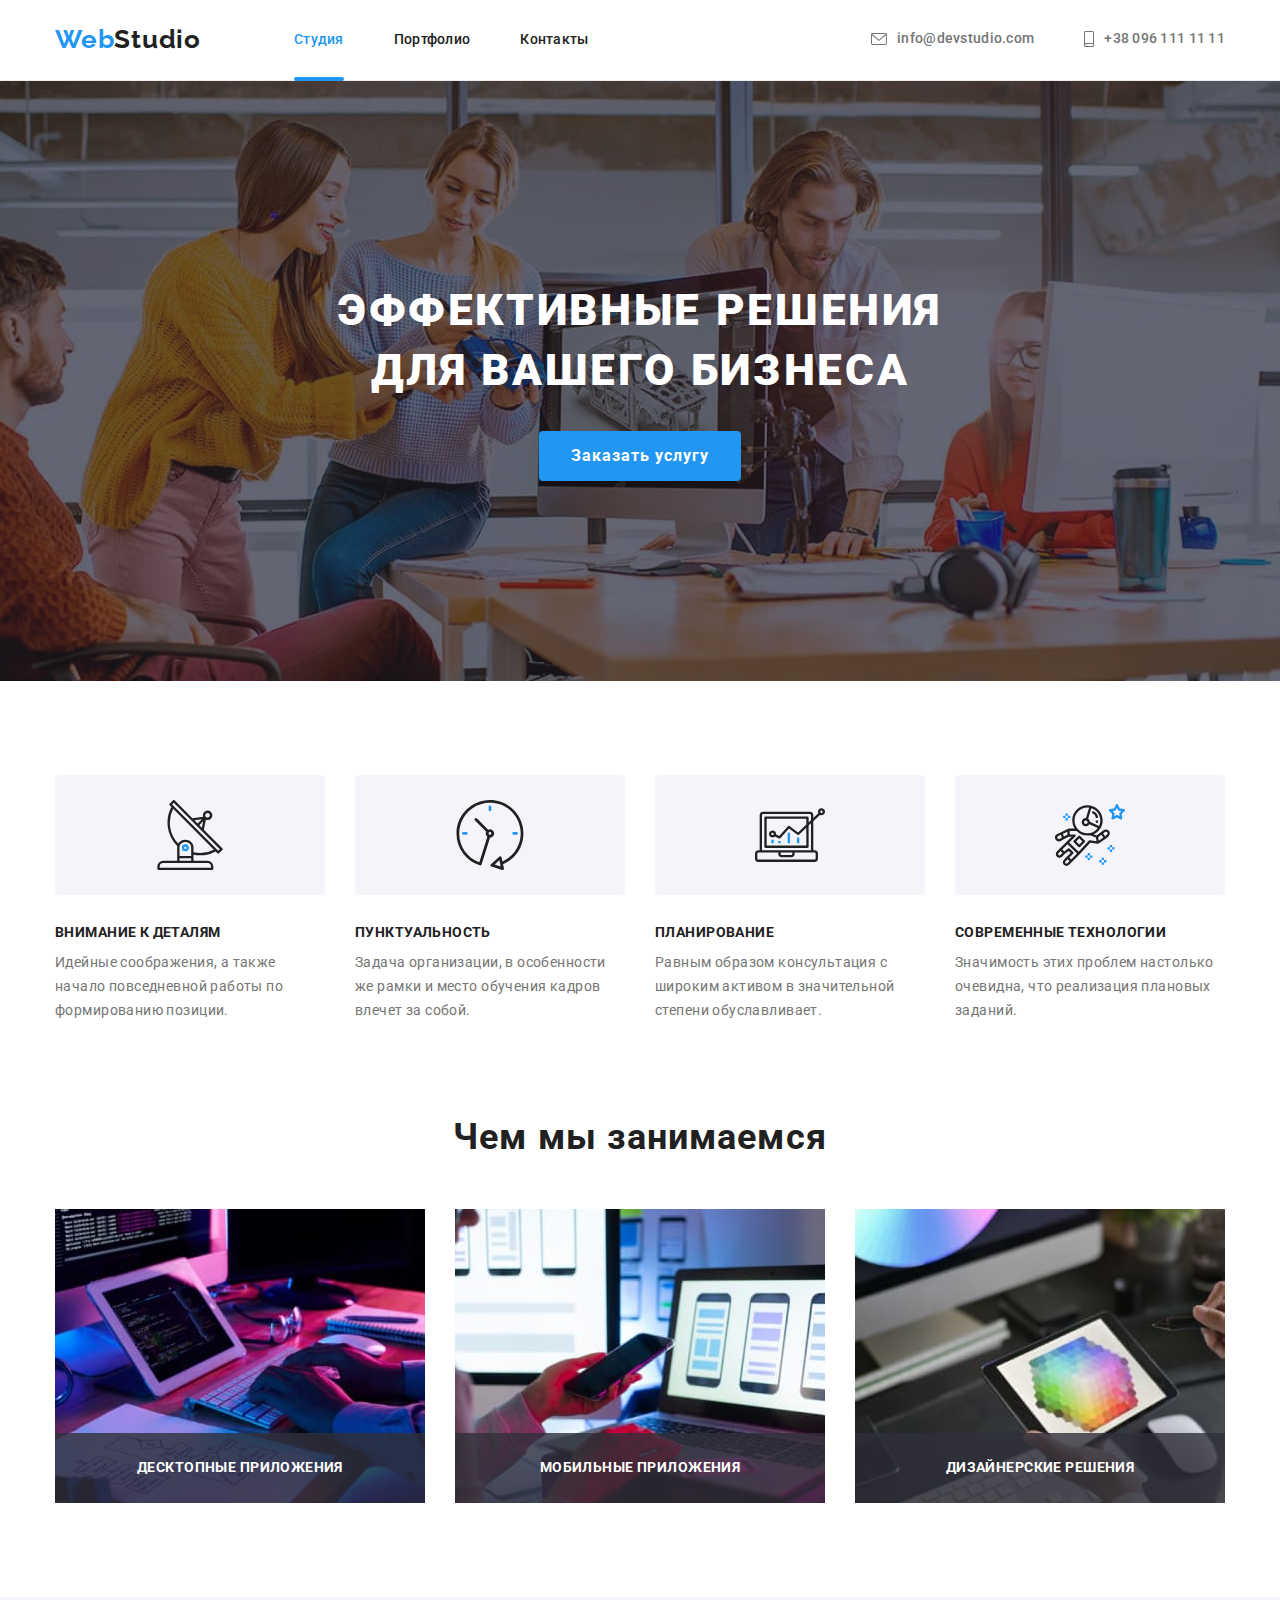
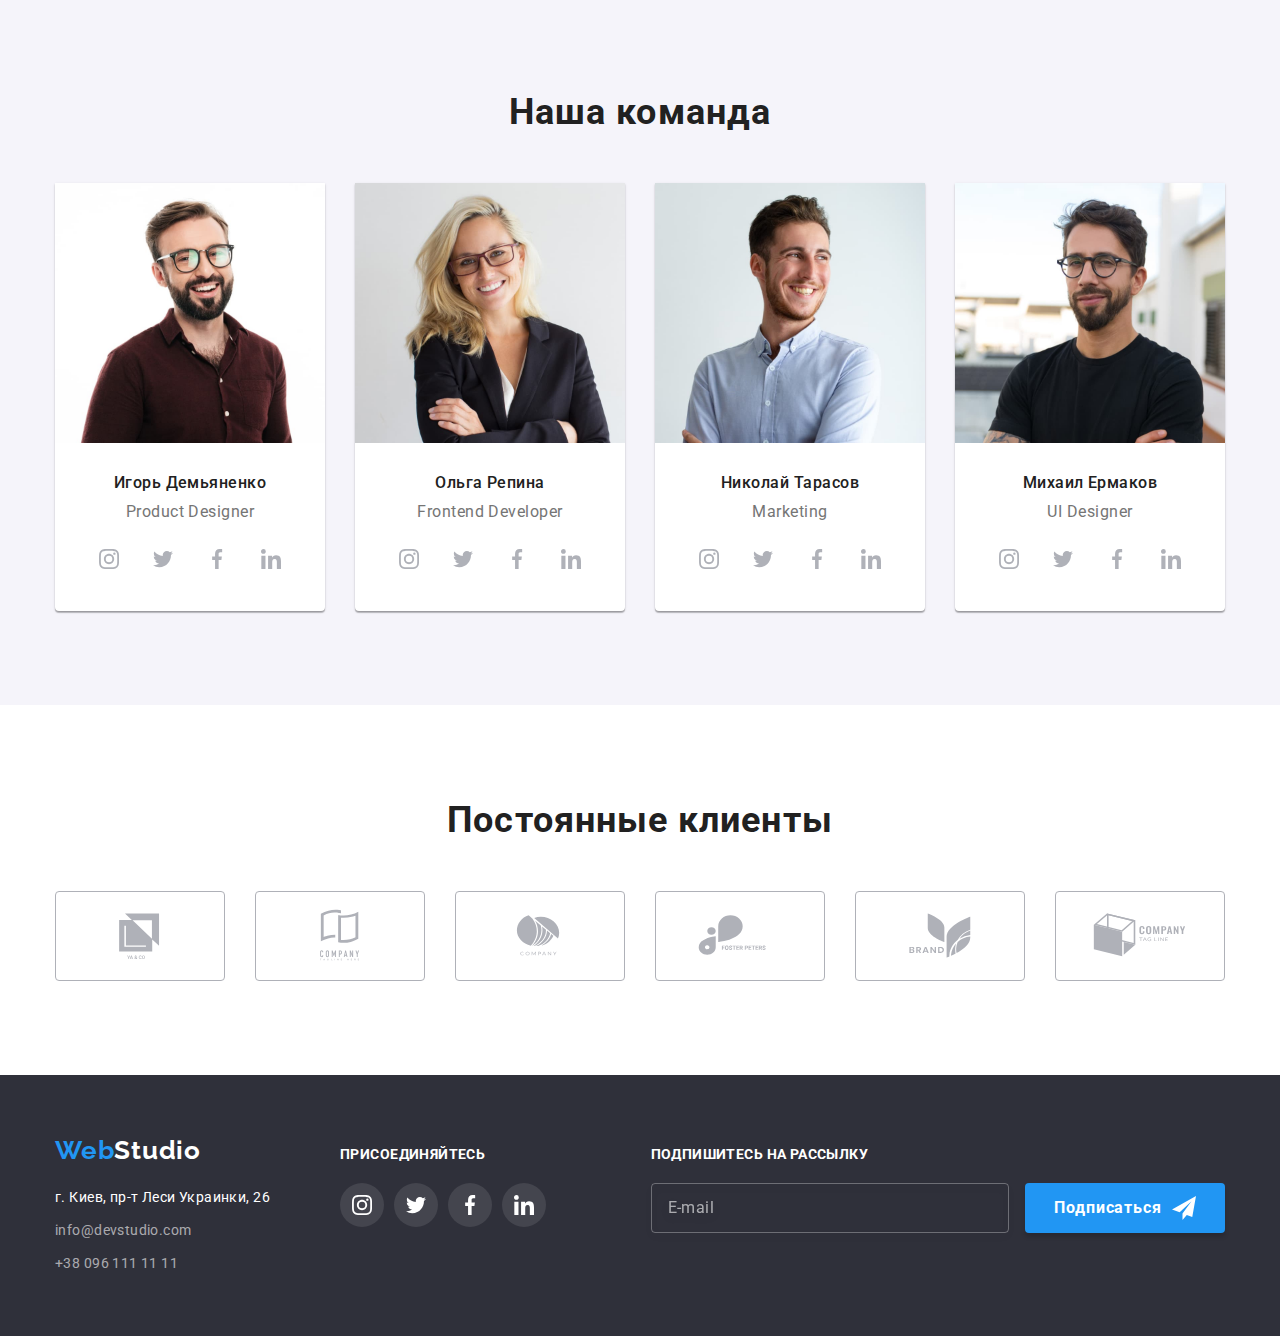
<file: index.html>
<!DOCTYPE html>
<html lang="ru">

<head>
    <meta charset="UTF-8">
    <meta http-equiv="X-UA-Compatible" content="IE=edge">
    <meta name="viewport" content="width=device-width, initial-scale=1.0">
    <title>Студия</title>
    <link
        href="https://fonts.googleapis.com/css2?family=Raleway:wght@700&family=Roboto:wght@400;500;700;900&display=swap"
        rel="stylesheet">
    <link rel="stylesheet"
        href="https://cdnjs.cloudflare.com/ajax/libs/modern-normalize/1.1.0/modern-normalize.min.css">
    <link rel="stylesheet" href="./css/main.min.css">

</head>

<body>

    <!-- Шапка сайта -->

    <header class="header">
        <div class="nav container">
            <a href="./index.html" class="logo logo__header link">Web<span class="logo__header--dark">Studio</span></a>
            <nav>
                <ul class="nav__list list">
                    <li class="nav__item"><a href="./index.html" class="nav__link link nav__link--current">Студия</a></li>
                    <li class="nav__item"><a href="./portfolio.html" class="nav__link link">Портфолио</a></li>
                    <li class="nav__item"><a href="" class="nav__link link">Контакты</a></li>
                </ul>
            </nav>

            <ul class="contacts contacts__header list">
                <li class="contacts__item">
                    <a href="mailto:info@devstudio.com" class="contacts__link mail link email__header">
                        <svg class="contacts__icon" width="16" height="12">
                            <use href="./images/icons.svg#mail"></use>
                        </svg>
                        info@devstudio.com
                    </a>
                </li>
                <li class="contacts__item">
                    <a href="tel:+380961111111" class="contacts__link phone link phone__header">
                        <svg class="contacts__icon" width="10" height="16">
                            <use href="./images/icons.svg#smartphone"></use>
                        </svg>
                         +38 096 111 11 11
                    </a>
                </li>
            </ul>
        </div>
        </div>

    </header>


    <main>
        <section class="hero">
            <div class="container">
                <h1 class="hero__title">Эффективные решения для вашего бизнеса </h1>
                <button type="button" class="hero__button button"  data-modal-open>Заказать услугу</button>
            </div>
        </section>


        <!-- Преимущества -->

        <section class="advantages">
            <div class="container">
                <ul class="advantages__list list">
                    <li class="advantages__item">
                        <div class="advantages__wrapper">
                            <svg class="advantages__icon" width="70" height="70">
                                <use href="./images/icons.svg#antenna"> </use>
                            </svg>
                        </div>
                        <h3 class="advantages__title">Внимание к деталям</h3>
                        <p class="advantages__descr">Идейные соображения, а также начало повседневной работы по
                            формированию позиции.</p>
                    </li>

                    <li class="advantages__item">
                        <div class="advantages__wrapper">
                            <svg class="advantages__icon" width="70" height="70">
                                <use href="./images/icons.svg#clock"> </use>
                            </svg>
                        </div>
                        <h3 class="advantages__title">Пунктуальность</h3>
                        <p class="advantages__descr">Задача организации, в особенности же рамки и место обучения кадров
                            влечет за собой.</p>
                    </li>

                    <li class="advantages__item">
                        <div class="advantages__wrapper">
                            <svg class="advantages__icon" width="70" height="70">
                                <use href="./images/icons.svg#diagram"> </use>
                            </svg>
                        </div>
                        <h3 class="advantages__title">Планирование</h3>
                        <p class="advantages__descr">Равным образом консультация с широким активом в значительной степени
                            обуславливает.</p>
                    </li>

                    <li class="advantages__item">
                        <div class="advantages__wrapper">
                            <svg class="advantages__icon" width="70" height="70">
                                <use href="./images/icons.svg#astronaut"> </use>
                            </svg>
                        </div>
                        <h3 class="advantages__title">Современные технологии</h3>
                        <p class="advantages__descr">Значимость этих проблем настолько очевидна, что реализация плановых
                            заданий.</p>
                    </li>
                </ul>
            </div>
        </section>

        <!-- Активити -->

        <section class="activity">
            <div class="container">
                <h2 class="activity__title title">Чем мы занимаемся</h2>

                <ul class="activity__list list">
                    <li class="activity__item">
                        <img class="activity__img" src="./images/img1.jpg" alt="набор текста на клавиатуре" width="370" height="294">
                        <div class="activity__wrap">
                             <p class="activity__descr">Десктопные приложения</p>
                        </div>
                    </li>

                    <li class="activity__item">
                        <img class="activity__img" src="./images/img2.jpg" alt="процесс создания мобильного приложения" width="370"
                            height="294">
                        <div class="activity__wrap">
                            <p class="activity__descr">Мобильные приложения</p>
                        </div>
                    </li>

                    <li class="activity__item">
                        <img class="activity__img" src="./images/img3.jpg" alt="графика. выбор цвета" width="370" height="294">
                        <div class="activity__wrap">
                            <p class="activity__descr">Дизайнерские решения</p>
                        </div>
                    </li>
                </ul>
            </div>
        </section>

        <!-- Команда -->


        <section class="team">
            <div class="container">
                <h2 class="team__title title">Наша команда</h2>

                <ul class="team__list card-set list"">
                    <li class="team__item">
                        <img class="team__avatar" src="./images/img4.jpg" alt="Сотрудник WebStudio Игорь Демьяненко" width="270"
                            height="260">
                        <div class="team__wrapper">
                            <h3 class="team__subtitle">Игорь Демьяненко</h3>
                            <p class="team__position">Product Designer</p>
                            <div class="social-media">
                                <ul class="social-media__list list">
                                    <li class="social-media__item">
                                        <a href="https://www.instagram.com/" class="social-media__link link" aria-label="instagram">
                                            <svg class="social-media__icon icon" width="20" height="20">
                                                <use href="./images/icons.svg#instagram"></use>
                                            </svg>
                                        </a>
                                    </li>
                                    <li class="social-media__item">
                                        <a href="https://twitter.com/" class="social-media__link link">
                                            <svg class="social-media__icon icon" width="20" height="20">
                                                <use href="./images/icons.svg#twitter"></use>
                                            </svg>
                                        </a>
                                    </li>
                                    <li class="social-media__item">
                                        <a href="https://www.facebook.com/" class="social-media__link link" aria-label="facebook">
                                            <svg class="social-media__icon icon" width="20" height="20">
                                                <use href="./images/icons.svg#facebook"></use>
                                            </svg>
                                        </a>
                                    </li>
                                    <li class="social-media__item">
                                        <a href="https://www.linkedin.com/" class="social-media__link link" aria-label="linkedin">
                                            <svg class="social-media__icon icon" width="20" height="20">
                                                <use href="./images/icons.svg#linkedin"></use>
                                            </svg>
                                        </a>
                                    </li>
                                </ul>
                            </div>
                        </div>
                    </li>

                    <li class="team__item">
                        <img class="team__avatar" src="./images/img5.jpg" alt="Сотрудник WebStudio ОЛьга Репина" width="270" height="260">
                        <div class="team__wrapper">
                            <h3 class="team__subtitle">Ольга Репина</h3>
                            <p class="team__position">Frontend Developer</p>
                            <div class="social-media">
                                <ul class="social-media__list list">
                                    <li class="social-media__item">
                                        <a href="https://www.instagram.com/" class="social-media__link link" aria-label="instagram">
                                            <svg class="social-media__icon icon" width="20" height="20">
                                                <use href="./images/icons.svg#instagram"></use>
                                            </svg>
                                        </a>
                                    </li>
                                    <li class="social-media__item">
                                        <a href="https://twitter.com/" class="social-media__link link">
                                            <svg class="social-media__icon icon" width="20" height="20">
                                                <use href="./images/icons.svg#twitter"></use>
                                            </svg>
                                        </a>
                                    </li>
                                    <li class="social-media__item">
                                        <a href="https://www.facebook.com/" class="social-media__link link" aria-label="facebook">
                                            <svg class="social-media__icon icon" width="20" height="20">
                                                <use href="./images/icons.svg#facebook"></use>
                                            </svg>
                                        </a>
                                    </li>
                                    <li class="social-media__item">
                                        <a href="https://www.linkedin.com/" class="social-media__link link" aria-label="linkedin">
                                            <svg class="social-media__icon icon" width="20" height="20">
                                                <use href="./images/icons.svg#linkedin"></use>
                                            </svg>
                                        </a>
                                    </li>
                                </ul>
                            </div>
                        </div>
                    </li>

                    <li class="team__item">
                        <img class="team__avatar" src="./images/img6.jpg" alt="Сотрудник WebStudio Николай Тарасов" width="270" height="260">
                        <div class="team__wrapper">
                            <h3 class="team__subtitle">Николай Тарасов</h3>
                            <p class="team__position">Marketing</p>
                            <div class="social-media">
                                <ul class="social-media__list list">
                                    <li class="social-media__item">
                                        <a href="https://www.instagram.com/" class="social-media__link link" aria-label="instagram">
                                            <svg class="social-media__icon icon" width="20" height="20">
                                                <use href="./images/icons.svg#instagram"></use>
                                            </svg>
                                        </a>
                                    </li>
                                    <li class="social-media__item">
                                        <a href="https://twitter.com/" class="social-media__link link">
                                            <svg class="social-media__icon icon" width="20" height="20">
                                                <use href="./images/icons.svg#twitter"></use>
                                            </svg>
                                        </a>
                                    </li>
                                    <li class="social-media__item">
                                        <a href="https://www.facebook.com/" class="social-media__link link" aria-label="facebook">
                                            <svg class="social-media__icon icon" width="20" height="20">
                                                <use href="./images/icons.svg#facebook"></use>
                                            </svg>
                                        </a>
                                    </li>
                                    <li class="social-media__item">
                                        <a href="https://www.linkedin.com/" class="social-media__link link" aria-label="linkedin">
                                            <svg class="social-media__icon icon" width="20" height="20">
                                                <use href="./images/icons.svg#linkedin"></use>
                                            </svg>
                                        </a>
                                    </li>
                                </ul>
                            </div>
                        </div>
                    </li>

                    <li class="team__item">
                        <img class="team__avatar" src="./images/img7.jpg" alt="Сотрудник WebStudio Михаил Ермаков" width="270" height="260">
                        <div class="team__wrapper">
                            <h3 class="team__subtitle">Михаил Ермаков</h3>
                            <p class="team__position">UI Designer</p>
                            <div class="social-media">
                                <ul class="social-media__list list">
                                    <li class="social-media__item">
                                        <a href="https://www.instagram.com/" class="social-media__link link" aria-label="instagram">
                                            <svg class="social-media__icon icon" width="20" height="20">
                                                <use href="./images/icons.svg#instagram"></use>
                                            </svg>
                                        </a>
                                    </li>
                                    <li class="social-media__item">
                                        <a href="https://twitter.com/" class="social-media__link link">
                                            <svg class="social-media__icon icon" width="20" height="20">
                                                <use href="./images/icons.svg#twitter"></use>
                                            </svg>
                                        </a>
                                    </li>
                                    <li class="social-media__item">
                                        <a href="https://www.facebook.com/" class="social-media__link link" aria-label="facebook">
                                            <svg class="social-media__icon icon" width="20" height="20">
                                                <use href="./images/icons.svg#facebook"></use>
                                            </svg>
                                        </a>
                                    </li>
                                    <li class="social-media__item">
                                        <a href="https://www.linkedin.com/" class="social-media__link link" aria-label="linkedin">
                                            <svg class="social-media__icon icon" width="20" height="20">
                                                <use href="./images/icons.svg#linkedin"></use>
                                            </svg>
                                        </a>
                                    </li>
                                </ul>
                            </div>
                        </div>
                    </li>
                </ul>
            </div>
        </section>


        <section class="clients">
            <div class="container">
                <h2 class="clients__title title">Постоянные клиенты</h2>
                <ul class="clients__list list">
                    <li class="clients__item">
                        <a href="" class="clients__link link">
                            <svg class="clients__icon" width="106" height="60">
                                <use href="./images/icons.svg#company1"> </use>
                            </svg>
                        </a>
                    </li>

                    <li class="clients__item">
                        <a href="" class="clients__link link">
                            <svg class="clients__icon" width="106" height="60">
                                <use href="./images/icons.svg#company2"> </use>
                            </svg>
                        </a>
                    </li>

                    <li class="clients__item">
                        <a href="" class="clients__link link">
                            <svg class="clients__icon" width="106" height="60">
                                <use href="./images/icons.svg#company3"> </use>
                            </svg>
                        </a>
                    </li>

                    <li class="clients__item">
                        <a href="" class="clients__link link">
                            <svg class="clients__icon" width="106" height="60">
                                <use href="./images/icons.svg#company4"> </use>
                            </svg>
                        </a>
                    </li>

                    <li class="clients__item">
                        <a href="" class="clients__link link">
                            <svg class="clients__icon" width="106" height="60">
                                <use href="./images/icons.svg#company5"> </use>
                            </svg>
                        </a>
                    </li>

                    <li class="clients__item">
                        <a href="" class="clients__link link">
                            <svg class="clients__icon" width="106" height="60">
                                <use href="./images/icons.svg#company6"> </use>
                            </svg>
                        </a>
                    </li>


                </ul>

            </div>
        </section>


    </main>


    <!--Футер-->

    <footer class="footer">
        <div class="footer__wrap container">

            <div class="contacts contacts__footer">
                <a href="./index.html" class="logo logo__footer link">Web<span class="logo__footer--white" >Studio</span></a>
                <address clas="contact_descr">
                    <b class="address address__footer">г. Киев, пр-т Леси Украинки, 26</b> <br />
                    <a href="mailto:info@example.com" class="email contacts__link link email__footer">info@devstudio.com</a> <br />
                    <a href="tel:+380961111111" class="phone contacts__link link phone__footer"> +38 096 111 11 11 </a> <br />
                </address>
            </div>

            <div class="social-media social-media__footer">
                <p class="social-media__title">ПРИСОЕДИНЯЙТЕСЬ</p>
                <ul class="social-media__list list social-media__list--">
                    <li class="social-media__item item">
                        <a href="https://www.instagram.com/" class="social-media__link link social-media__link--dark-bkg" aria-label="instagram">
                            <svg class=" social-media__icon icon" width="20" height="20">
                                <use href="./images/icons.svg#instagram"></use>
                            </svg>
                        </a>
                    </li>
                    <li class="social-media__item item">
                        <a href="https://twitter.com/" class="social-media__link link social-media__link--dark-bkg" aria-label="twitter">
                            <svg class="social-media__icon icon" width="20" height="20">
                                <use href="./images/icons.svg#twitter"></use>
                            </svg>
                        </a>
                    </li>
                    <li class="social-media__item item">
                        <a href="https://www.facebook.com/" class="social-media__link link social-media__link--dark-bkg" aria-label="facebook">
                            <svg class="social-media__icon icon" width="20" height="20">
                                <use href="./images/icons.svg#facebook"></use>
                            </svg>
                        </a>
                    </li>
                    <li class="social-media__item item">
                        <a href="https://www.linkedin.com/" class="social-media__link link social-media__link--dark-bkg" aria-label="linkedin">
                            <svg class="social-media__icon icon" width="20" height="20">
                                <use href="./images/icons.svg#linkedin"></use>
                            </svg>
                        </a>
                    </li>
                </ul>
            </div>


        <!-- Подписка -->
            <div class="signup signup__footer">
                <b class="signup__title">Подпишитесь на рассылку</b>
                <label>
                    <input type="email" name="mail" class="signup__input" placeholder="E-mail">
                </label>
                <button type="submit" class="button signup__button">Подписаться
                    <svg class="signup__icon">
                        <use href="./images/icons.svg#plane"></use>
                    </svg>
                </button>
            </div>

        </div>
    </footer>


    <div class="backdrop is-hidden  backdrop__is-hidden" data-modal>
        <div class="modal modal__is-hidden">
            <button type="button" class="modal__close-button" data-modal-close>
                <svg class="modal__icon icon" width="18" height="18">
                    <use href="./images/icons.svg#close"></use>
                </svg>
            </button>

            <div class="form__container">

                <h2 class="form__title">Оставьте свои данные, мы вам перезвоним</h2>

                <form class="form">

                    <div class="form__field">
                        <label for="name" class="form__label">Имя</label>
                        <div class="form__input input">
                            <input type="text" class="input__field" name="name" id="name">
                            <svg class="input__icon">
                                <use href="./images/icons.svg#person"></use>
                            </svg>
                        </div>
                    </div>

                    <div class="form__field">
                        <label for="tel" class="form__label">Телефон</label>
                        <div class="form__input input">
                            <input type="tel" class="input__field" name="tel" id="tel">
                            <svg class="input__icon">
                                <use href="./images/icons.svg#phone2"></use>
                            </svg>
                        </div>
                    </div>

                    <div class="form__field">
                        <label for="email" class="form__label">Почта</label>
                        <div class="form__input input">
                            <input type="email" class="input__field" name="email" id="email">
                            <svg class="input__icon">
                                <use href="./images/icons.svg#email2"></use>
                            </svg>
                        </div>
                    </div>

                    <label for="comment" class="form__label">Комментарий</label>
                    <textarea name="comment" row="6" id="comment" class="form__comment" placeholder="Введите текст"></textarea>

                    <label class="form__checkbox checkbox">
                        <input type="checkbox" name="license-agreement" value="liense-agree" class="checkbox__input visually-hidden">
                        <span class="checkbox__icon"></span>
                        Соглашаюсь с рассылкой и принимаю <a href="" class="checkbox__link link"> Условия договора</a>
                    </label>

                    <button type="submit" class="form__submit-button button">Отправить</button>
                </form>
            </div>


        </div>
    </div>

<script src="./js/modal.js"></script>
</body>

</html>
</file>
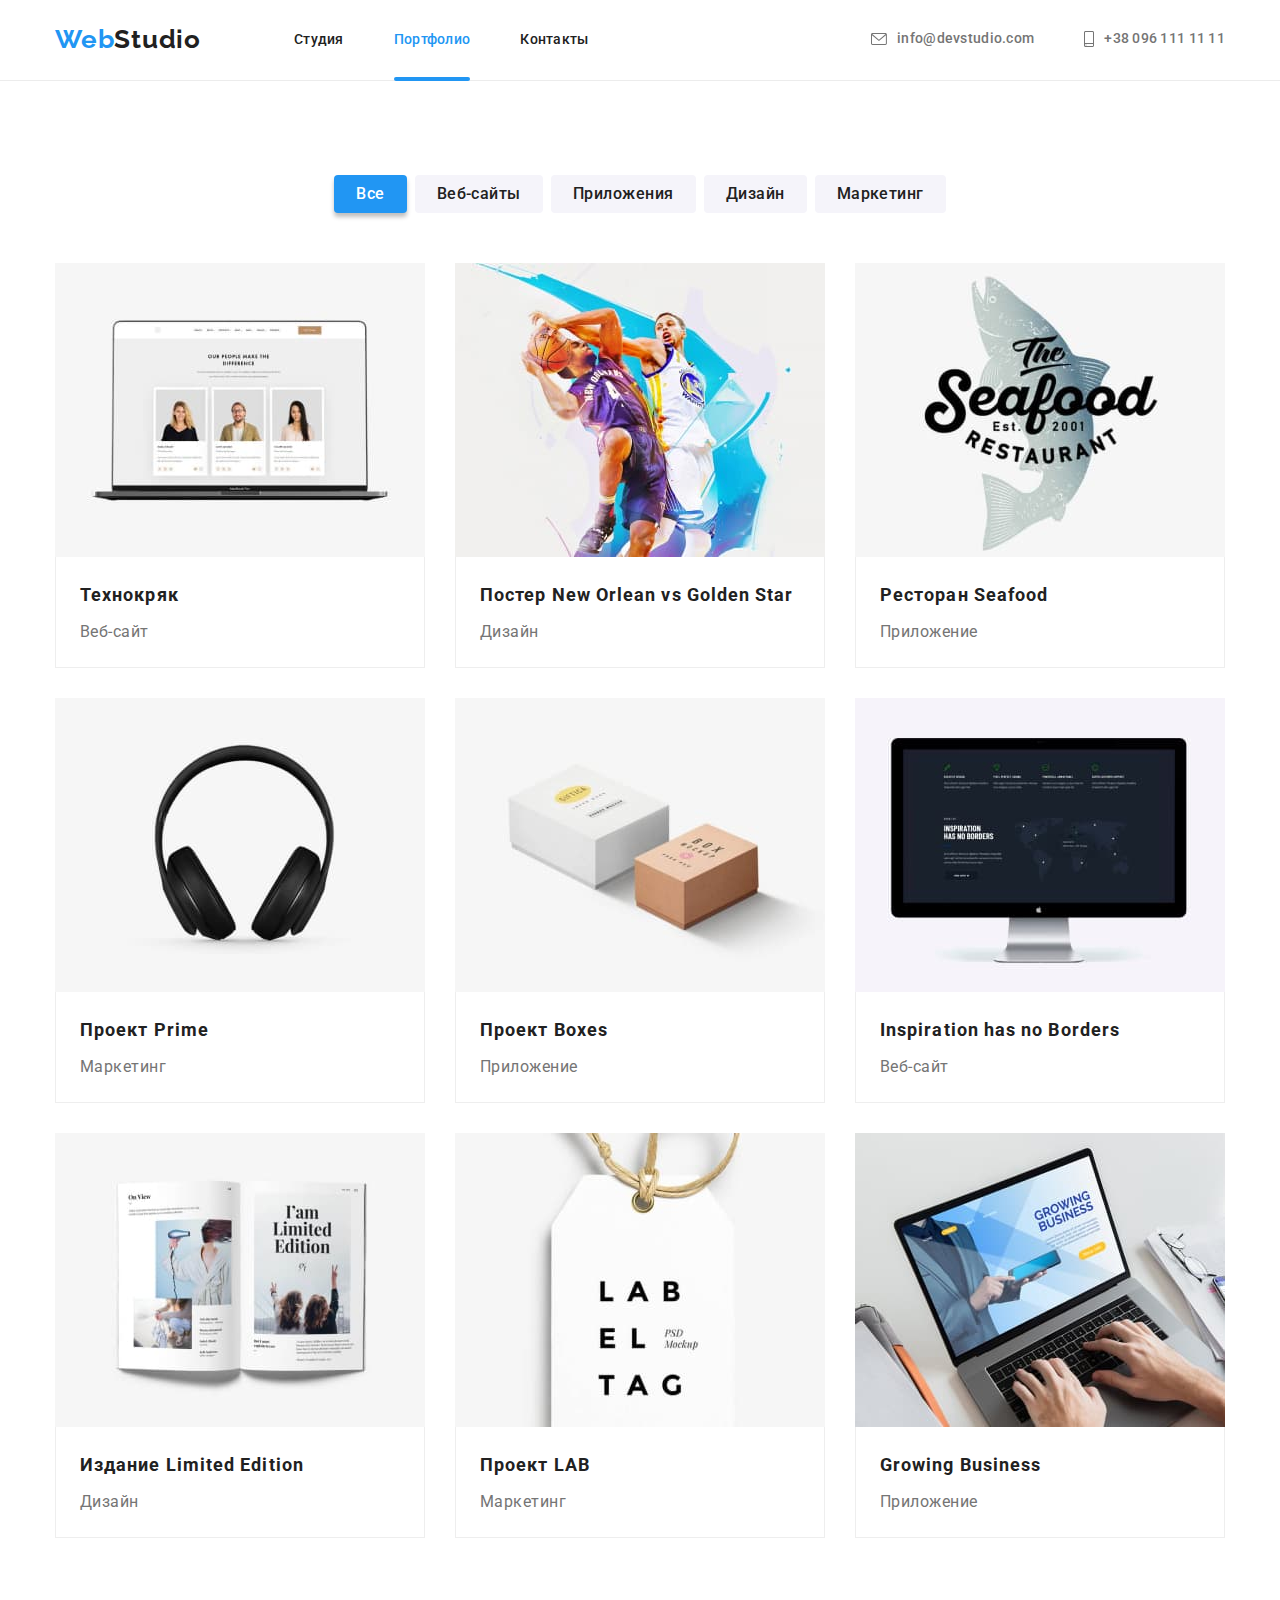
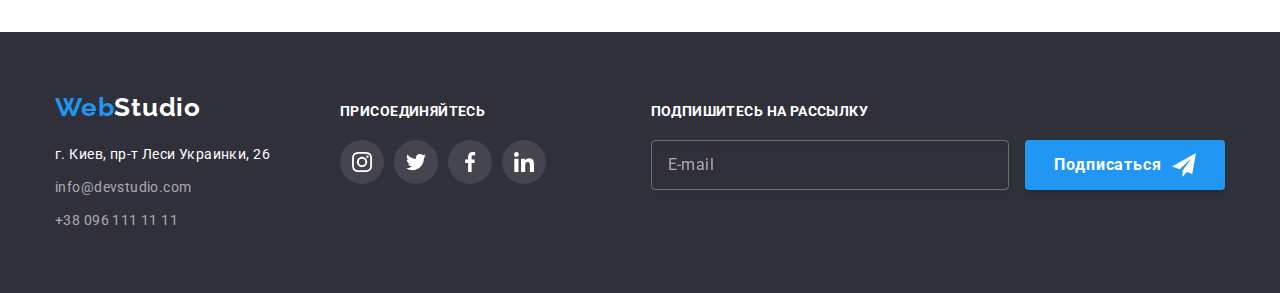
<file: portfolio.html>
<!DOCTYPE html>
<html lang="ru">
<head>
    <meta charset="UTF-8">
    <meta http-equiv="X-UA-Compatible" content="IE=edge">
    <meta name="viewport" content="width=device-width, initial-scale=1.0">
    <title>Портфолио</title>
    <link href="https://fonts.googleapis.com/css2?family=Raleway:wght@700&family=Roboto:wght@400;500;700;900&display=swap" rel="stylesheet">
    <link rel="stylesheet" href="https://cdnjs.cloudflare.com/ajax/libs/modern-normalize/1.1.0/modern-normalize.min.css">
    <link rel="stylesheet" href="./css/main.min.css">

</head>
<body>

    <!-- Шапка сайта -->
    
    <header class="header">
        <div class="nav container">
            <a href="./index.html" class="logo logo__header link">Web<span class="logo__header--dark">Studio</span></a>
            <nav>
                <ul class="nav__list list">
                    <li class="nav__item"><a href="./index.html" class="nav__link link">Студия</a></li>
                    <li class="nav__item"><a href="./portfolio.html" class="nav__link link  nav__link--current">Портфолио</a></li>
                    <li class="nav__item"><a href="" class="nav__link link">Контакты</a></li>
                </ul>
            </nav>
    
            <ul class="contacts contacts__header list">
                <li class="contacts__item">
                    <a href="mailto:info@devstudio.com" class="contacts__link mail link email__header">
                        <svg class="contacts__icon" width="16" height="12">
                            <use href="./images/icons.svg#mail"></use>
                        </svg>
                        info@devstudio.com
                    </a>
                </li>
                <li class="contacts__item">
                    <a href="tel:+380961111111" class="contacts__link phone link phone__header">
                        <svg class="contacts__icon" width="10" height="16">
                            <use href="./images/icons.svg#smartphone"></use>
                        </svg>
                        +38 096 111 11 11
                    </a>
                </li>
            </ul>
        </div>
        </div>
    
    </header>

    <main>


        <section class="portfolio">
            <div class="container">
                    
                <h1 class="visually-hidden">Портфолио</h1>

                <ul class="projects-filter list">
                    <li class="projects-filter__item"> <button type="button" class="projects-filter__button projects-filter__button--current">Все</button></li>
                    <li class="projects-filter__item"> <button type="button" class="projects-filter__button">Веб-сайты</button></li>
                    <li class="projects-filter__item"> <button type="button" class="projects-filter__button">Приложения</button></li>
                    <li class="projects-filter__item"> <button type="button" class="projects-filter__button">Дизайн</button></li>
                    <li class="projects-filter__item"> <button type="button" class="projects-filter__button">Маркетинг</button></li>
                </ul>


                <ul class="project list">
                    <li class="project__item">
                        <a href="" class="project__link link">
                            <div class="projects__overlay overlay">
                                <img src="./images/portfolio/img1.jpg" alt="ноутбук " width="370" height="294">
                                <p class="overlay__desc">Ресурс предлагает комплексные предложения с разным уровнем функционала и сервисов. Все это позволит посетителю получить
                                исчерпывающие сведения о компании или частном лице</p>
                            </div>
                            <div class="project__descr">                    
                                <h2 class="project__name">Технокряк</h2>
                                <p class="project__type">Веб-сайт</p>
                            </div>
                        </a>
                    </li>

                    <li class="project__item">
                        <a href="" class="project__link link">
                            <div class="projects__overlay overlay">
                                <img src="./images/portfolio/img2.jpg" alt="два игрока команд New Orlean vs Golden Star с мячем" width="370" height="294">
                                <p class="overlay__desc">Ресурс предлагает комплексные предложения с разным уровнем функционала и сервисов. Все это позволит
                                    посетителю получить
                                    исчерпывающие сведения о компании или частном лице</p>
                            </div>
                            <div class="project__descr">
                                <h2 class="project__name">Постер New Orlean vs Golden Star</h2>
                                <p class="project__type">Дизайн</p>
                            </div>
                        </a>
                    </li>

                    <li class="project__item">
                        <a href="" class="project__link link">
                            <div class="projects__overlay overlay">
                                <img src="./images/portfolio/img3.jpg" alt="Эмблема Ресторана Seafood" width="370" height="294">
                                <p class="overlay__desc">Ресурс предлагает комплексные предложения с разным уровнем функционала и сервисов. Все это позволит
                                    посетителю получить
                                    исчерпывающие сведения о компании или частном лице</p>
                            </div>
                            <div class="project__descr">
                                <h2 class="project__name">Ресторан Seafood</h2>
                                <p class="project__type">Приложение</p>
                            </div>
                        </a>
                    </li>

                    <li class="project__item">
                        <a href="" class="project__link link">
                            <div class="projects__overlay overlay">
                                <img src="./images/portfolio/img4.jpg" alt="Наушники" width="370" height="294">
                                <p class="overlay__desc">Ресурс предлагает комплексные предложения с разным уровнем функционала и сервисов. Все это позволит
                                    посетителю получить
                                    исчерпывающие сведения о компании или частном лице</p>
                            </div>
                            <div class="project__descr">
                                <h2 class="project__name">Проект Prime</h2>
                                <p class="project__type">Маркетинг</p>
                            </div>
                        </a>
                    </li>

                    <li class="project__item">
                        <a href="" class="project__link link">
                            <div class="projects__overlay overlay">
                                <img src="./images/portfolio/img5.jpg" alt="Две небольшие коробки" width="370" height="294">
                                <p class="overlay__desc">Ресурс предлагает комплексные предложения с разным уровнем функционала и сервисов. Все это позволит
                                    посетителю получить
                                    исчерпывающие сведения о компании или частном лице</p>
                            </div>
                            <div class="project__descr">
                                <h2 class="project__name">Проект Boxes</h2>
                                <p class="project__type">Приложение</p>
                            </div>
                        </a>
                    </li>

                    <li class="project__item">
                        <a href="" class="project__link link">
                            <div class="projects__overlay overlay">
                                <img src="./images/portfolio/img6.jpg" alt="Монитор с открытой вкладкой сайта Inspiration has no Borders" width="370" height="294">
                                <p class="overlay__desc">Ресурс предлагает комплексные предложения с разным уровнем функционала и сервисов. Все это позволит
                                    посетителю получить
                                    исчерпывающие сведения о компании или частном лице</p>
                            </div>
                            <div class="project__descr">
                                <h2 class="project__name">Inspiration has no Borders</h2>
                                <p class="project__type">Веб-сайт</p>
                            </div>
                        </a>
                    </li>

                    <li class="project__item">
                        <a href="" class="project-__ink link">
                            <div class="projects__overlay overlay">
                                <img src="./images/portfolio/img7.jpg" alt="Разворот журнала" width="370" height="294">
                                <p class="overlay__desc">Ресурс предлагает комплексные предложения с разным уровнем функционала и сервисов. Все это позволит
                                    посетителю получить
                                    исчерпывающие сведения о компании или частном лице</p>
                            </div>
                            <div class="project__descr">
                                <h2 class="project__name">Издание Limited Edition</h2>
                                <p class="project__type">Дизайн</p>
                            </div>
                        </a>
                    </li>

                    <li class="project__item">
                        <a href="" class="project__link link">
                            <div class="projects__overlay overlay">
                                <img src="./images/portfolio/img8.jpg" alt="Бирка Проекта LAB" width="370" height="294">
                                <p class="overlay__desc">Ресурс предлагает комплексные предложения с разным уровнем функционала и сервисов. Все это позволит
                                    посетителю получить
                                исчерпывающие сведения о компании или частном лице</p>
                            </div>
                            <div class="project__descr">
                                <h2 class="project__name">Проект LAB</h2>
                                <p class="project__type">Маркетинг</p>
                            </div>
                        </a>
                    </li>

                    <li class="project__item">
                        <a href="" class="project__link link">
                            <div class="projects__overlay overlay">
                                <img src="./images/portfolio/img9.jpg" alt="Ноутбук с открытым приложением Growing Business" width="370" height="294">
                                <p class="overlay__desc">Ресурс предлагает комплексные предложения с разным уровнем функционала и сервисов. Все это позволит
                                    посетителю получить
                                исчерпывающие сведения о компании или частном лице</p>
                            </div>
                            <div class="project__descr">
                                <h2 class="project__name">Growing Business</h2>
                                <p class="project__type">Приложение</p>
                            </div>
                        </a>
                    </li>
                </ul>
            </div>
        </section>

    </main>

    <!--Футер-->
    
    <footer class="footer">
        <div class="footer__wrap container">
    
            <div class="contacts contacts__footer">
                <a href="./index.html" class="logo logo__footer link">Web<span class="logo__footer--white">Studio</span></a>
                <address clas="contact_descr">
                    <b class="address address__footer">г. Киев, пр-т Леси Украинки, 26</b> <br />
                    <a href="mailto:info@example.com" class="email contacts__link link email__footer">info@devstudio.com</a>
                    <br />
                    <a href="tel:+380961111111" class="phone contacts__link link phone__footer"> +38 096 111 11 11 </a>
                    <br />
                </address>
            </div>
    
            <div class="social-media social-media__footer">
                <p class="social-media__title">ПРИСОЕДИНЯЙТЕСЬ</p>
                <ul class="social-media__list list social-media__list--">
                    <li class="social-media__item item">
                        <a href="https://www.instagram.com/" class="social-media__link link social-media__link--dark-bkg"
                            aria-label="instagram">
                            <svg class=" social-media__icon icon" width="20" height="20">
                                <use href="./images/icons.svg#instagram"></use>
                            </svg>
                        </a>
                    </li>
                    <li class="social-media__item item">
                        <a href="https://twitter.com/" class="social-media__link link social-media__link--dark-bkg"
                            aria-label="twitter">
                            <svg class="social-media__icon icon" width="20" height="20">
                                <use href="./images/icons.svg#twitter"></use>
                            </svg>
                        </a>
                    </li>
                    <li class="social-media__item item">
                        <a href="https://www.facebook.com/" class="social-media__link link social-media__link--dark-bkg"
                            aria-label="facebook">
                            <svg class="social-media__icon icon" width="20" height="20">
                                <use href="./images/icons.svg#facebook"></use>
                            </svg>
                        </a>
                    </li>
                    <li class="social-media__item item">
                        <a href="https://www.linkedin.com/" class="social-media__link link social-media__link--dark-bkg"
                            aria-label="linkedin">
                            <svg class="social-media__icon icon" width="20" height="20">
                                <use href="./images/icons.svg#linkedin"></use>
                            </svg>
                        </a>
                    </li>
                </ul>
            </div>
    
    
            <!-- Подписка -->
            <div class="signup signup__footer">
                <b class="signup__title">Подпишитесь на рассылку</b>
                <label>
                    <input type="email" name="mail" class="signup__input" placeholder="E-mail">
                </label>
                <button type="submit" class="button signup__button">Подписаться
                    <svg class="signup__icon">
                        <use href="./images/icons.svg#plane"></use>
                    </svg>
                </button>
            </div>
    
        </div>
    </footer>

</body>
</html>
</file>
<file: css/main.min.css>
:root{--primery-text-color: #757575;--title-text-color: #212121;--accent-color: #2196F3;--primery-white-color: #ffffff;--main-font: "Roboto", sans-serif;--logo-font: "Raleway", sans-serif}.visually-hidden{position:absolute;white-space:nowrap;width:1px;height:1px;overflow:hidden;border:0;padding:0;clip:rect(0 0 0 0);-webkit-clip-path:inset(50%);clip-path:inset(50%);margin:-1px}h1,h2,h3,h4,h5,h6,ul,p{margin:0;padding:0}img{display:block;max-width:100%;height:auto;margin:0}.link{text-decoration:none;color:currentColor}.list{list-style:none;margin:0;padding:0}body{background-color:var(--primery-white-color);color:var(--primery-text-color);font-family:var(--main-font);letter-spacing:.03em}*,*::before,*::after{-webkit-box-sizing:border-box;box-sizing:border-box}.title{font-weight:700;font-size:36px;line-height:1.17;letter-spacing:.03em;font-style:normal;text-align:center;color:var(--title-text-color);margin-bottom:50px}.container{width:1200px;margin-right:auto;margin-left:auto;padding-left:15px;padding-right:15px}.section{padding-top:94px;padding-bottom:94px}.hero{text-align:center;max-width:1600px;margin-right:auto;margin-left:auto;padding-top:200px;padding-bottom:200px;background-color:#2f303a;background-image:-webkit-gradient(linear, left top, left bottom, from(rgba(47, 48, 58, 0.4)), to(rgba(47, 48, 58, 0.4))),url(../images/hero.jpg);background-image:linear-gradient(rgba(47, 48, 58, 0.4), rgba(47, 48, 58, 0.4)),url(../images/hero.jpg);background-size:cover;background-position:center;background-repeat:no-repeat}.hero__title{color:var(--primery-white-color);width:696px;text-align:center;font-weight:900;font-size:44px;line-height:1.36;letter-spacing:.06em;text-transform:uppercase;margin-left:auto;margin-right:auto;margin-bottom:30px}.hero__button{padding:10px 32px}.social-media__list{display:-webkit-box;display:-ms-flexbox;display:flex;-webkit-box-pack:center;-ms-flex-pack:center;justify-content:center}.social-media__item{margin-right:10px;text-align:center;width:44px;height:44px}.social-media__item:last-child{margin-right:0}.social-media__link{display:-webkit-box;display:-ms-flexbox;display:flex;-webkit-box-align:center;-ms-flex-align:center;align-items:center;-webkit-box-pack:center;-ms-flex-pack:center;justify-content:center;width:100%;height:100%;border-radius:50%;background-color:var(--primery-white-color);color:#afb1b8;-webkit-transition:color 250ms cubic-bezier(0.4, 0, 0.2, 1),background-color 250ms cubic-bezier(0.4, 0, 0.2, 1);transition:color 250ms cubic-bezier(0.4, 0, 0.2, 1),background-color 250ms cubic-bezier(0.4, 0, 0.2, 1)}.social-media__link--dark-bkg{background-color:rgba(255,255,255,.1);color:var(--primery-white-color)}.social-media__link:hover,.social-media__link:focus{background-color:var(--accent-color);color:var(--primery-white-color)}.social-media__icon{fill:currentColor}.social-media__footer{margin-right:93px}.social-media__title{font-style:normal;font-weight:700;font-size:14px;line-height:1.14;letter-spacing:.03em;color:var(--primery-white-color);margin-bottom:20px}.button{display:block;margin-right:auto;margin-left:auto;min-width:200px;color:var(--primery-white-color);background-color:var(--accent-color);font-weight:700;font-size:16px;line-height:1.88;letter-spacing:.06em;text-align:center;font-family:inherit;border-radius:4px;border:none;-webkit-box-shadow:0px 4px 4px rgba(0,0,0,.15);box-shadow:0px 4px 4px rgba(0,0,0,.15);cursor:pointer}.contacts{display:-webkit-box;display:-ms-flexbox;display:flex}.contacts__header{margin-left:auto}.contacts__item{margin-right:50px}.contacts__item:last-child{margin-right:0}.contacts__icon{margin-right:10px;fill:currentColor}.contacts__footer{display:block;margin-right:70px}.contacts__link{font-style:normal;-webkit-transition:color 250ms cubic-bezier(0.4, 0, 0.2, 1);transition:color 250ms cubic-bezier(0.4, 0, 0.2, 1)}.contacts__link:hover,.contacts__link:focus{color:var(--accent-color)}.email__header,.phone__header{display:-webkit-box;display:-ms-flexbox;display:flex;-webkit-box-pack:center;-ms-flex-pack:center;justify-content:center;-webkit-box-align:center;-ms-flex-align:center;align-items:center;font-weight:500;font-size:14px;line-height:1.14;letter-spacing:.02em;color:var(--primery-text-color)}.email__footer,.phone__footer{color:rgba(255,255,255,.6);font-weight:400;font-size:14px;line-height:1.71;letter-spacing:.03em;display:inline-block;margin-right:0}.email__footer{margin-bottom:9px}.address{font-weight:400;font-size:14px;line-height:1.71;letter-spacing:.03em;font-style:normal;color:var(--primery-white-color);display:inline-block}.address__footer{margin-bottom:9px}.backdrop{position:fixed;top:0;left:0;width:100%;height:100%;background-color:rgba(0,0,0,.2);opacity:1;-webkit-transition:opacity 250ms cubic-bezier(0.4, 0, 0.2, 1);transition:opacity 250ms cubic-bezier(0.4, 0, 0.2, 1)}.backdrop__is-hidden{opacity:0;pointer-events:none}.modal__is-hidden{-webkit-transform:translate(-50%, -50%) scale(0.6);transform:translate(-50%, -50%) scale(0.6);opacity:0}.modal{position:absolute;top:50%;left:50%;min-width:528px;min-height:581px;background:var(--primery-white-color);-webkit-box-shadow:0px 1px 3px rgba(0,0,0,.12),0px 1px 1px rgba(0,0,0,.14),0px 2px 1px rgba(0,0,0,.2);box-shadow:0px 1px 3px rgba(0,0,0,.12),0px 1px 1px rgba(0,0,0,.14),0px 2px 1px rgba(0,0,0,.2);border-radius:4px;opacity:1;-webkit-transform:translate(-50%, -50%) scale(1);transform:translate(-50%, -50%) scale(1);-webkit-transition:opacity 250ms cubic-bezier(0.4, 0, 0.2, 1),-webkit-transform 250ms cubic-bezier(0.4, 0, 0.2, 1);transition:opacity 250ms cubic-bezier(0.4, 0, 0.2, 1),-webkit-transform 250ms cubic-bezier(0.4, 0, 0.2, 1);transition:transform 250ms cubic-bezier(0.4, 0, 0.2, 1),opacity 250ms cubic-bezier(0.4, 0, 0.2, 1);transition:transform 250ms cubic-bezier(0.4, 0, 0.2, 1),opacity 250ms cubic-bezier(0.4, 0, 0.2, 1),-webkit-transform 250ms cubic-bezier(0.4, 0, 0.2, 1)}.modal__close-button{position:absolute;display:-webkit-box;display:-ms-flexbox;display:flex;-webkit-box-pack:center;-ms-flex-pack:center;justify-content:center;-webkit-box-align:center;-ms-flex-align:center;align-items:center;right:8px;top:8px;margin-left:auto;width:30px;height:30px;border-radius:50%;background-color:var(--primery-white-color);border:1px solid rgba(0,0,0,.1);cursor:pointer}.modal__icon{fill:currentColor}.form__container{width:528px;height:100%;padding:40px;color:var(--primery-text-color)}.form{font-weight:400;font-size:12px;line-height:1.17;letter-spacing:.01em;color:var(--primery-text-color)}.form__title{font-style:normal;font-weight:700;font-size:20px;line-height:1.15;letter-spacing:.03em;text-align:center;color:var(--title-text-color);margin-bottom:12px}.form__field{display:-webkit-box;display:-ms-flexbox;display:flex;-webkit-box-orient:vertical;-webkit-box-direction:normal;-ms-flex-direction:column;flex-direction:column;margin-bottom:10px}.form__label{display:block;position:relative;font-weight:400;font-size:12px;line-height:1.17;letter-spacing:.01em;color:var(--primery-text-color);margin-bottom:4px}.form__input{position:relative}.input__field{width:100%;display:block;padding-left:42px;padding-top:12px;padding-bottom:12px;border:1px solid rgba(33,33,33,.2);border-radius:4px;font:inherit;color:var(--title-text-color);-webkit-transition:border 250ms cubic-bezier(0.4, 0, 0.2, 1),outline 250ms cubic-bezier(0.4, 0, 0.2, 1);transition:border 250ms cubic-bezier(0.4, 0, 0.2, 1),outline 250ms cubic-bezier(0.4, 0, 0.2, 1)}.input__icon{position:absolute;width:18px;height:18px;top:50%;left:12px;-webkit-transform:translateY(-50%);transform:translateY(-50%);fill:var(--title-text-color);-webkit-transition:fill 250ms cubic-bezier(0.4, 0, 0.2, 1);transition:fill 250ms cubic-bezier(0.4, 0, 0.2, 1)}.input__field:focus+.input__icon{fill:var(--accent-color)}.form__comment{display:inline-block;border:1px solid rgba(33,33,33,.2);border-radius:4px;resize:none;width:100%;min-height:120px;padding-top:12px;padding-bottom:12px;padding-left:16px;padding-right:16px;margin-bottom:20px;font-family:inherit;outline:none;-webkit-transition:border 250ms cubic-bezier(0.4, 0, 0.2, 1),outline 250ms cubic-bezier(0.4, 0, 0.2, 1);transition:border 250ms cubic-bezier(0.4, 0, 0.2, 1),outline 250ms cubic-bezier(0.4, 0, 0.2, 1)}.form__comment::-webkit-input-placeholder{font-weight:400;font-size:14px;line-height:1.14;letter-spacing:.01em;color:rgba(117,117,117,.5)}.form__comment::-moz-placeholder{font-weight:400;font-size:14px;line-height:1.14;letter-spacing:.01em;color:rgba(117,117,117,.5)}.form__comment:-ms-input-placeholder{font-weight:400;font-size:14px;line-height:1.14;letter-spacing:.01em;color:rgba(117,117,117,.5)}.form__comment::-ms-input-placeholder{font-weight:400;font-size:14px;line-height:1.14;letter-spacing:.01em;color:rgba(117,117,117,.5)}.form__comment::placeholder{font-weight:400;font-size:14px;line-height:1.14;letter-spacing:.01em;color:rgba(117,117,117,.5)}.input__field:focus,.form__comment:focus{outline:none;border:1px solid var(--accent-color)}.form__submit-button{padding-top:10px;padding-bottom:10px;-webkit-transition:background 250ms cubic-bezier(0.4, 0, 0.2, 1);transition:background 250ms cubic-bezier(0.4, 0, 0.2, 1)}.form__submit-button:hover,.form__submit-button:focus{background-color:#188ce8}.checkbox{position:relative;display:inline-block;font-weight:400;font-size:14px;line-height:1.71;letter-spacing:.03em;color:var(--primery-text-color);padding:0;margin:0;margin-bottom:30px;padding-left:36px}.checkbox__link{font-weight:400;font-size:14px;line-height:1.71;letter-spacing:.03em;color:var(--accent-color);-webkit-text-decoration-line:underline;text-decoration-line:underline}.checkbox__icon{position:absolute;top:50%;left:12px;width:16px;height:15px;background-image:none;border:2px solid var(--title-text-color);border-radius:2px;background-color:var(--primery-white-color);-webkit-transform:translateY(-50%);transform:translateY(-50%);-webkit-transition:background-image 250ms cubic-bezier(0.4, 0, 0.2, 1),background-color 250ms cubic-bezier(0.4, 0, 0.2, 1),border 250ms cubic-bezier(0.4, 0, 0.2, 1);transition:background-image 250ms cubic-bezier(0.4, 0, 0.2, 1),background-color 250ms cubic-bezier(0.4, 0, 0.2, 1),border 250ms cubic-bezier(0.4, 0, 0.2, 1)}.checkbox__input:focus+.checkbox__icon{border:2px solid var(--accent-color)}.checkbox__input:checked+.checkbox__icon{border:2px solid var(--accent-color);background-color:var(--accent-color);background-image:url(../images/SVG/icon-check.svg);background-origin:border-box;border-radius:2px;background-size:contain}.signup__footer{margin-left:auto}.signup__title{display:block;font-weight:700;font-size:14px;line-height:1.14;letter-spacing:.03em;text-transform:uppercase;color:var(--primery-white-color);margin-bottom:20px}.signup__input{display:inline-block;width:358px;padding-top:15px;padding-bottom:15px;padding-left:16px;margin-right:12px;border:1px solid rgba(255,255,255,.3);-webkit-filter:drop-shadow(0px 4px 4px rgba(0, 0, 0, 0.15));filter:drop-shadow(0px 4px 4px rgba(0, 0, 0, 0.15));border-radius:4px;color:var(--primery-white-color);background-color:rgba(0,0,0,0)}.signup__input::-webkit-input-placeholder{font-weight:400;font-size:16px;line-height:1.25;letter-spacing:.03em;color:rgba(255,255,255,.6)}.signup__input::-moz-placeholder{font-weight:400;font-size:16px;line-height:1.25;letter-spacing:.03em;color:rgba(255,255,255,.6)}.signup__input:-ms-input-placeholder{font-weight:400;font-size:16px;line-height:1.25;letter-spacing:.03em;color:rgba(255,255,255,.6)}.signup__input::-ms-input-placeholder{font-weight:400;font-size:16px;line-height:1.25;letter-spacing:.03em;color:rgba(255,255,255,.6)}.signup__input::placeholder{font-weight:400;font-size:16px;line-height:1.25;letter-spacing:.03em;color:rgba(255,255,255,.6)}.signup__button{display:-webkit-inline-box;display:-ms-inline-flexbox;display:inline-flex;-webkit-box-align:center;-ms-flex-align:center;align-items:center;-webkit-box-pack:center;-ms-flex-pack:center;justify-content:center;padding-top:10px;padding-bottom:10px}.signup__icon{width:24px;height:24px;fill:var(--primery-white-color);margin-left:10px}.logo{font-family:var(--logo-font);font-weight:700;font-size:26px;line-height:1.19;letter-spacing:.03em;color:var(--accent-color);display:block}.logo__header{margin-right:93px}.logo__header--dark{color:var(--title-text-color)}.logo__footer{margin-bottom:20px}.logo__footer--white{color:var(--primery-white-color)}.activity{padding-top:94px;padding-bottom:94px;padding-top:0}.activity__img{display:block;margin-bottom:0}.activity__list{display:-webkit-box;display:-ms-flexbox;display:flex;-webkit-box-align:center;-ms-flex-align:center;align-items:center}.activity__item{margin-right:30px;position:relative}.activity__item:last-child{margin-right:0}.activity__wrap{position:absolute;left:0;bottom:0;width:100%;padding-top:27px;padding-bottom:27px;background:rgba(47,48,58,.8)}.activity__descr{text-align:center;font-weight:700;font-size:14px;line-height:1.14;letter-spacing:.03em;text-transform:uppercase;color:var(--primery-white-color)}.header{padding-top:24px;padding-bottom:25px;border-bottom:1px solid #ececec}.nav{display:-webkit-box;display:-ms-flexbox;display:flex;-webkit-box-align:center;-ms-flex-align:center;align-items:center}.nav__list{display:-webkit-box;display:-ms-flexbox;display:flex}.nav__item{margin-right:50px;position:relative}.nav__item:last-child{margin-right:0}.nav__link{font-weight:500;font-size:14px;line-height:1.14;letter-spacing:.02em;color:var(--title-text-color);-webkit-transition:color 250ms cubic-bezier(0.4, 0, 0.2, 1);transition:color 250ms cubic-bezier(0.4, 0, 0.2, 1)}.nav__link--current{font-weight:500;font-size:14px;line-height:1.14;letter-spacing:.02em;color:var(--accent-color)}.nav__link--current::after{content:"";position:absolute;bottom:-32px;left:0;display:block;width:100%;height:4px;background-color:var(--accent-color);border-radius:2px}.nav__link:hover,.nav__link:focus,.nav__link--current:hover,.nav__link--current:focus{color:var(--accent-color)}.team{padding-top:94px;padding-bottom:94px;background-color:#f5f4fa}.team__list{display:-webkit-box;display:-ms-flexbox;display:flex;-webkit-box-pack:center;-ms-flex-pack:center;justify-content:center}.team__item{background-color:var(--primery-white-color);margin-right:30px;-webkit-box-shadow:0px 1px 3px rgba(0,0,0,.12),0px 1px 1px rgba(0,0,0,.14),0px 2px 1px rgba(0,0,0,.2);box-shadow:0px 1px 3px rgba(0,0,0,.12),0px 1px 1px rgba(0,0,0,.14),0px 2px 1px rgba(0,0,0,.2);border-radius:0px 0px 4px 4px}.team__item:last-child{margin-right:0}.team__avatar{display:block}.team__subtitle{font-weight:500;font-size:16px;line-height:1.19;letter-spacing:.03em;color:var(--title-text-color);margin-bottom:10px;text-align:center}.team__position{font-weight:400;font-size:16px;line-height:1.19;letter-spacing:.03em;color:var(--primery-text-color);text-align:center;margin-bottom:16px}.team__wrapper{padding-top:30px;padding-bottom:30px}.advantages{padding-top:94px;padding-bottom:94px}.advantages__list{display:-webkit-box;display:-ms-flexbox;display:flex}.advantages__wrapper{display:-webkit-box;display:-ms-flexbox;display:flex;-webkit-box-pack:center;-ms-flex-pack:center;justify-content:center;-webkit-box-align:center;-ms-flex-align:center;align-items:center;width:270px;height:120px;background:#f5f4fa;border-radius:4px;margin-bottom:30px}.advantages__title{font-weight:700;font-size:14px;line-height:1.14;letter-spacing:.03em;text-transform:uppercase;color:var(--title-text-color);margin-bottom:10px}.advantages__item{width:270px;margin-right:30px}.advantages__item:last-child{margin-right:0}.advantages__descr{font-style:normal;font-weight:400;font-size:14px;line-height:1.71;letter-spacing:.03em;color:var(--primery-text-color)}.clients{padding-top:94px;padding-bottom:94px}.clients__list{display:-webkit-box;display:-ms-flexbox;display:flex}.clients__item{width:170px;height:90px;margin-right:30px}.clients__item:last-child{margin-right:0}.clients__link{display:-webkit-box;display:-ms-flexbox;display:flex;-webkit-box-pack:center;-ms-flex-pack:center;justify-content:center;-webkit-box-align:center;-ms-flex-align:center;align-items:center;width:100%;height:100%;background-color:var(--primery-white-color);border:1px solid #afb1b8;border-radius:4px;color:#afb1b8;padding-top:16px;padding-right:32px;padding-bottom:16px;padding-left:32px;-webkit-transition:color 250ms cubic-bezier(0.4, 0, 0.2, 1),border-color 250ms cubic-bezier(0.4, 0, 0.2, 1);transition:color 250ms cubic-bezier(0.4, 0, 0.2, 1),border-color 250ms cubic-bezier(0.4, 0, 0.2, 1)}.clients__link:hover,.clients__link:focus{color:var(--accent-color);border-color:var(--accent-color)}.clients__icon{fill:currentColor}.projects__overlay{position:relative;overflow:hidden}.overlay__desc{position:absolute;width:100%;height:100%;left:0;bottom:0;background:rgba(33,150,243,.9);font-weight:400;font-size:18px;line-height:1.56;letter-spacing:.03em;color:var(--primery-white-color);display:-webkit-box;display:-ms-flexbox;display:flex;-webkit-box-pack:center;-ms-flex-pack:center;justify-content:center;-webkit-box-align:center;-ms-flex-align:center;align-items:center;padding:63px 24px;opacity:0;-webkit-transform:translateY(100%);transform:translateY(100%);-webkit-transition:opacity 250ms cubic-bezier(0.4, 0, 0.2, 1),-webkit-transform 250ms cubic-bezier(0.4, 0, 0.2, 1);transition:opacity 250ms cubic-bezier(0.4, 0, 0.2, 1),-webkit-transform 250ms cubic-bezier(0.4, 0, 0.2, 1);transition:transform 250ms cubic-bezier(0.4, 0, 0.2, 1),opacity 250ms cubic-bezier(0.4, 0, 0.2, 1);transition:transform 250ms cubic-bezier(0.4, 0, 0.2, 1),opacity 250ms cubic-bezier(0.4, 0, 0.2, 1),-webkit-transform 250ms cubic-bezier(0.4, 0, 0.2, 1)}.project__item:hover .overlay__desc{opacity:1;-webkit-transform:translateY(0);transform:translateY(0)}.portfolio{padding-top:94px;padding-bottom:94px;background:var(--primery-white-color)}.projects-filter{display:-webkit-box;display:-ms-flexbox;display:flex;margin:auto;-webkit-box-pack:center;-ms-flex-pack:center;justify-content:center;margin-bottom:50px}.projects-filter__button{display:inline-block;font-family:inherit;text-align:center;font-weight:500;font-size:16px;line-height:1.62;letter-spacing:.03em;color:var(--title-text-color);background-color:#f5f4fa;border:0;border-radius:4px;cursor:pointer;padding:6px 22px;-webkit-box-shadow:none;box-shadow:none;-webkit-transition:background-color 250ms cubic-bezier(0.4, 0, 0.2, 1),color 250ms cubic-bezier(0.4, 0, 0.2, 1),-webkit-box-shadow 250ms cubic-bezier(0.4, 0, 0.2, 1);transition:background-color 250ms cubic-bezier(0.4, 0, 0.2, 1),color 250ms cubic-bezier(0.4, 0, 0.2, 1),-webkit-box-shadow 250ms cubic-bezier(0.4, 0, 0.2, 1);transition:background-color 250ms cubic-bezier(0.4, 0, 0.2, 1),color 250ms cubic-bezier(0.4, 0, 0.2, 1),box-shadow 250ms cubic-bezier(0.4, 0, 0.2, 1);transition:background-color 250ms cubic-bezier(0.4, 0, 0.2, 1),color 250ms cubic-bezier(0.4, 0, 0.2, 1),box-shadow 250ms cubic-bezier(0.4, 0, 0.2, 1),-webkit-box-shadow 250ms cubic-bezier(0.4, 0, 0.2, 1)}.projects-filter__button--current{color:var(--primery-white-color);background-color:var(--accent-color);-webkit-box-shadow:0px 4px 4px rgba(0,0,0,.25);box-shadow:0px 4px 4px rgba(0,0,0,.25)}.projects-filter__button:hover,.projects-filter__button:focus{color:var(--primery-white-color);background-color:var(--accent-color);-webkit-box-shadow:0px 4px 4px rgba(0,0,0,.25);box-shadow:0px 4px 4px rgba(0,0,0,.25)}.projects-filter__item{margin-right:8px}.projects-filter__item:last-child{margin-right:0}.project{display:-webkit-box;display:-ms-flexbox;display:flex;-ms-flex-wrap:wrap;flex-wrap:wrap}.project__item{background:var(--primery-white-color);width:calc((100% - 60px)/3);margin-right:30px;margin-bottom:30px}.project__item:nth-last-child(-n+3){margin-bottom:0}.project__item:nth-child(3n){margin-right:0}.project__link{display:block;text-decoration:none;-webkit-transition:-webkit-box-shadow 250ms cubic-bezier(0.4, 0, 0.2, 1);transition:-webkit-box-shadow 250ms cubic-bezier(0.4, 0, 0.2, 1);transition:box-shadow 250ms cubic-bezier(0.4, 0, 0.2, 1);transition:box-shadow 250ms cubic-bezier(0.4, 0, 0.2, 1), -webkit-box-shadow 250ms cubic-bezier(0.4, 0, 0.2, 1)}.project__link:hover,.project__link:focus{-webkit-box-shadow:0px 1px 1px rgba(0,0,0,.12),0px 4px 4px rgba(0,0,0,.06),1px 4px 6px rgba(0,0,0,.16);box-shadow:0px 1px 1px rgba(0,0,0,.12),0px 4px 4px rgba(0,0,0,.06),1px 4px 6px rgba(0,0,0,.16)}.project__descr{padding-top:20px;padding-right:24px;padding-bottom:20px;padding-left:24px;-webkit-box-sizing:border-box;box-sizing:border-box;border:1px solid #eee;border-top:0}.project__name{font-weight:700;font-size:18px;line-height:2;letter-spacing:.06em;color:var(--title-text-color);margin-bottom:4px}.project__type{font-weight:400;font-size:16px;line-height:1.88;letter-spacing:.03em;color:var(--primery-text-color)}.footer{padding-top:60px;padding-bottom:60px;background-color:#2f303a}.footer__wrap{display:-webkit-box;display:-ms-flexbox;display:flex;-webkit-box-align:baseline;-ms-flex-align:baseline;align-items:baseline}/*# sourceMappingURL=main.min.css.map */
</file>
